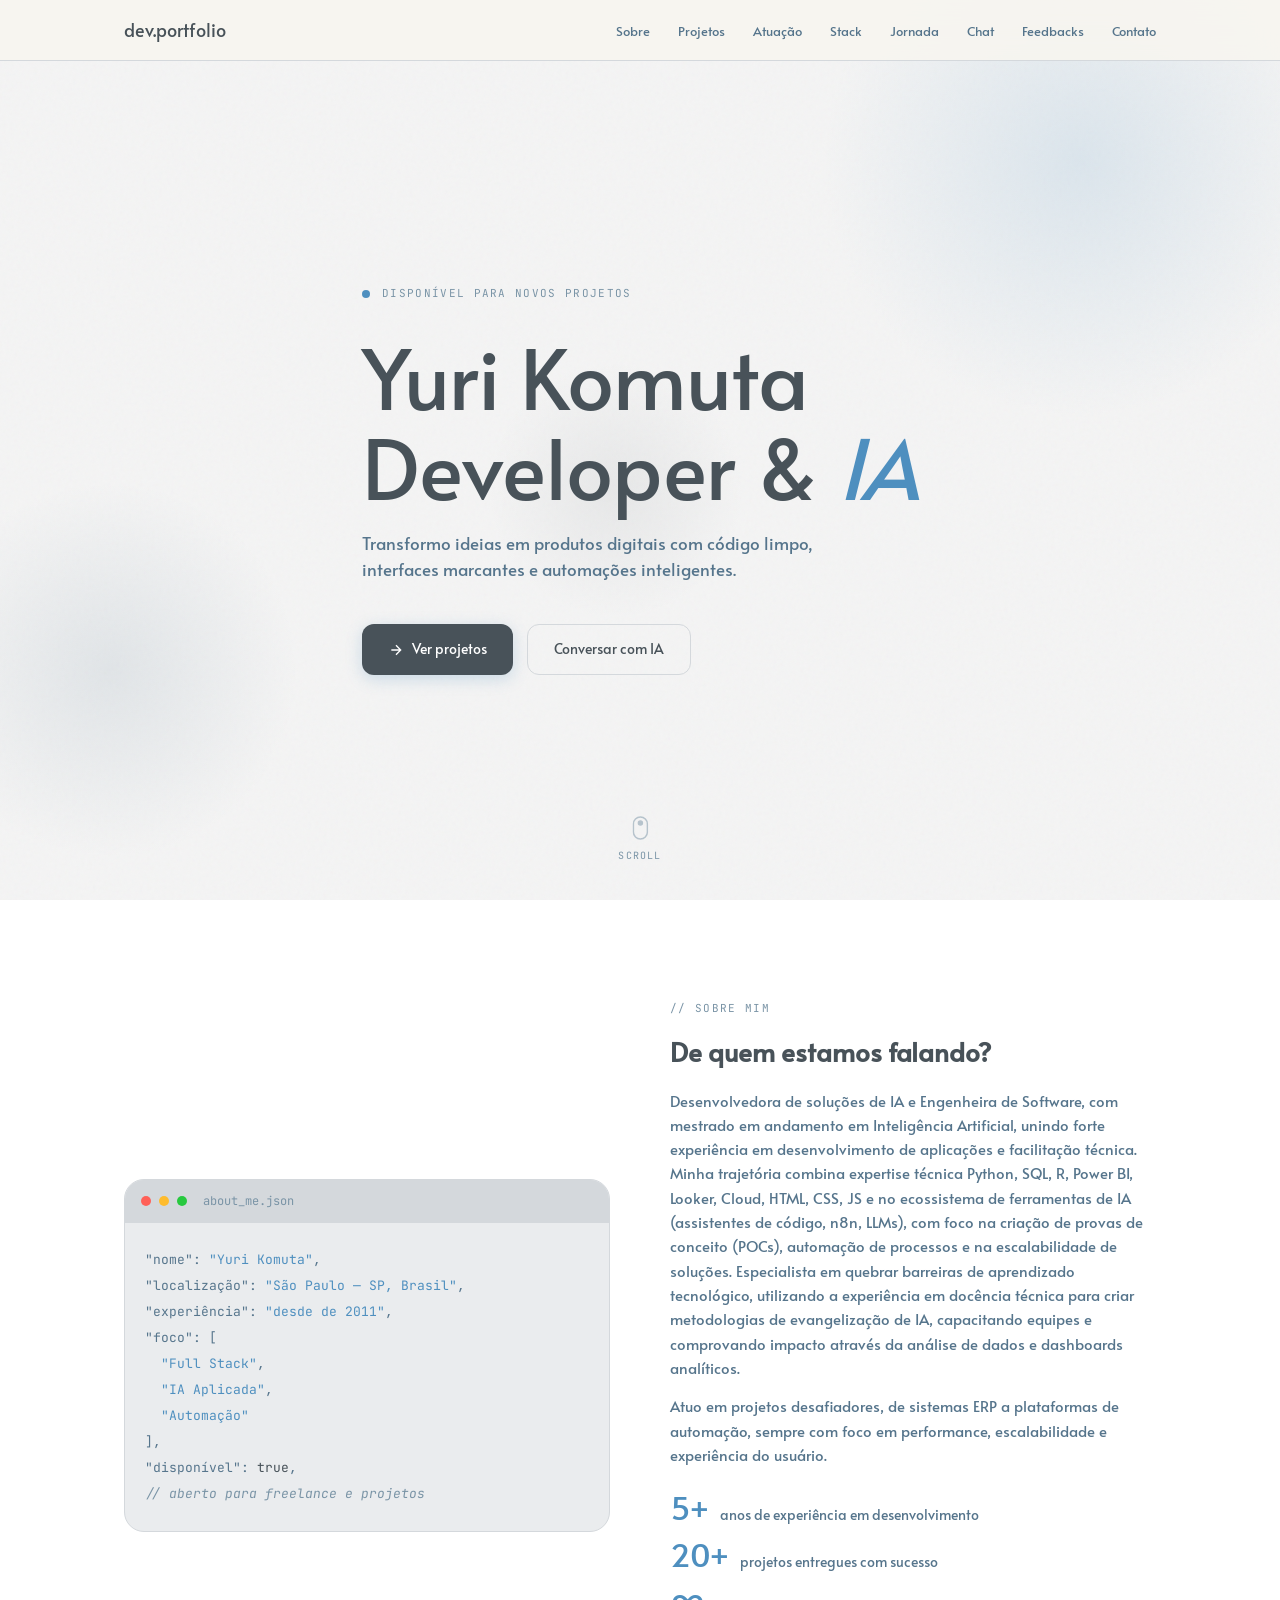
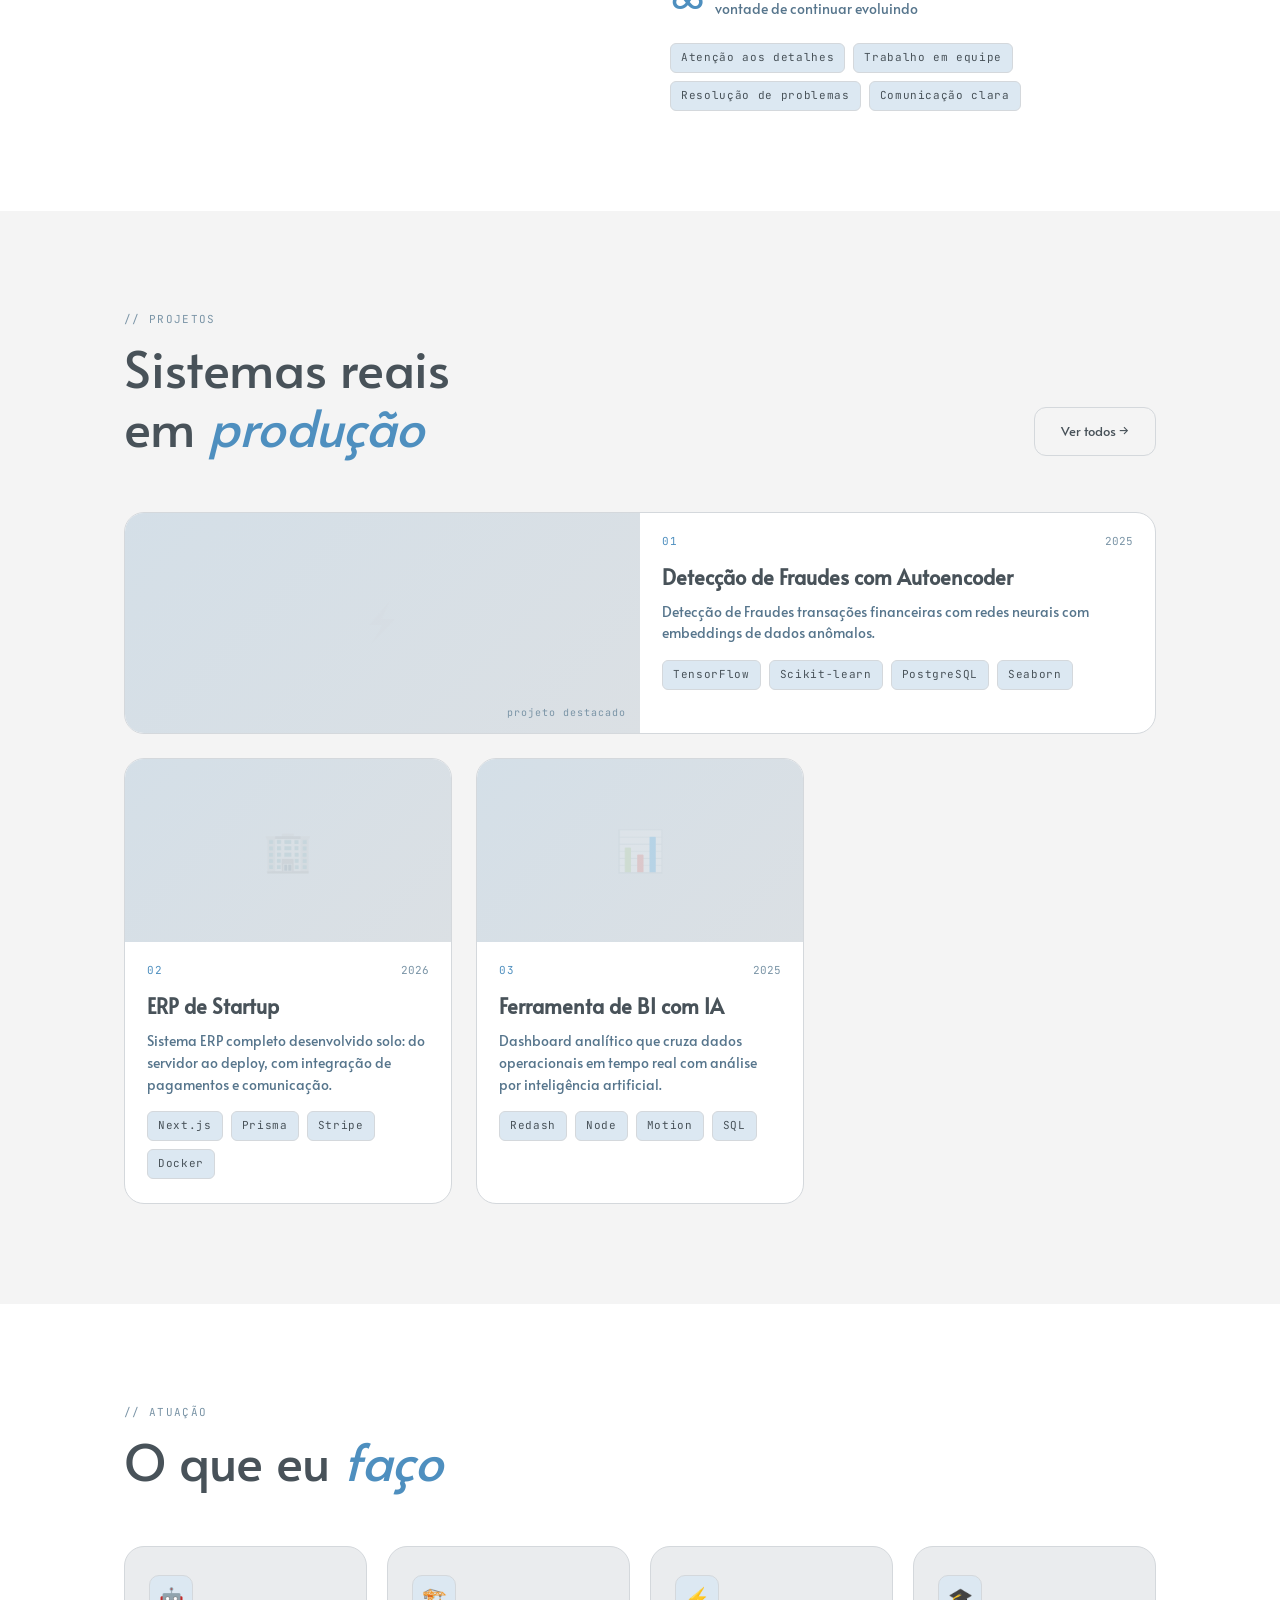
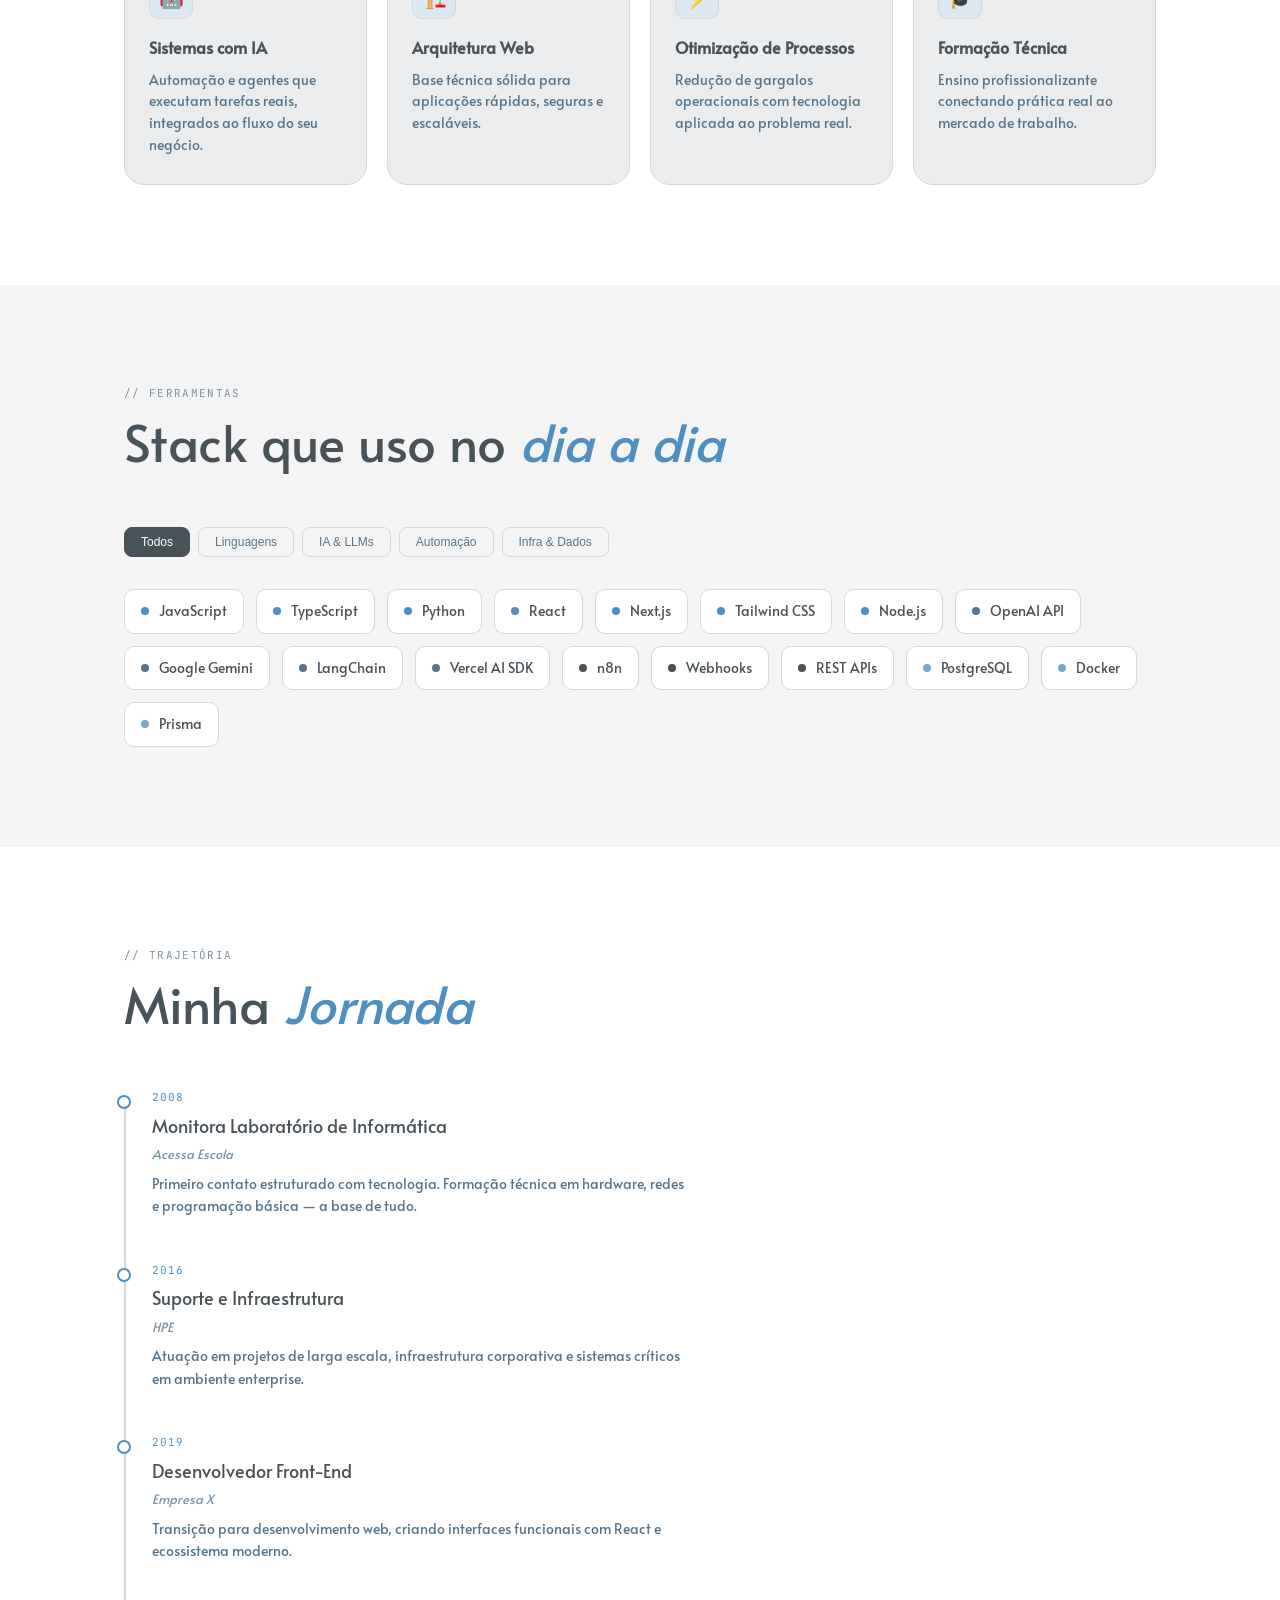
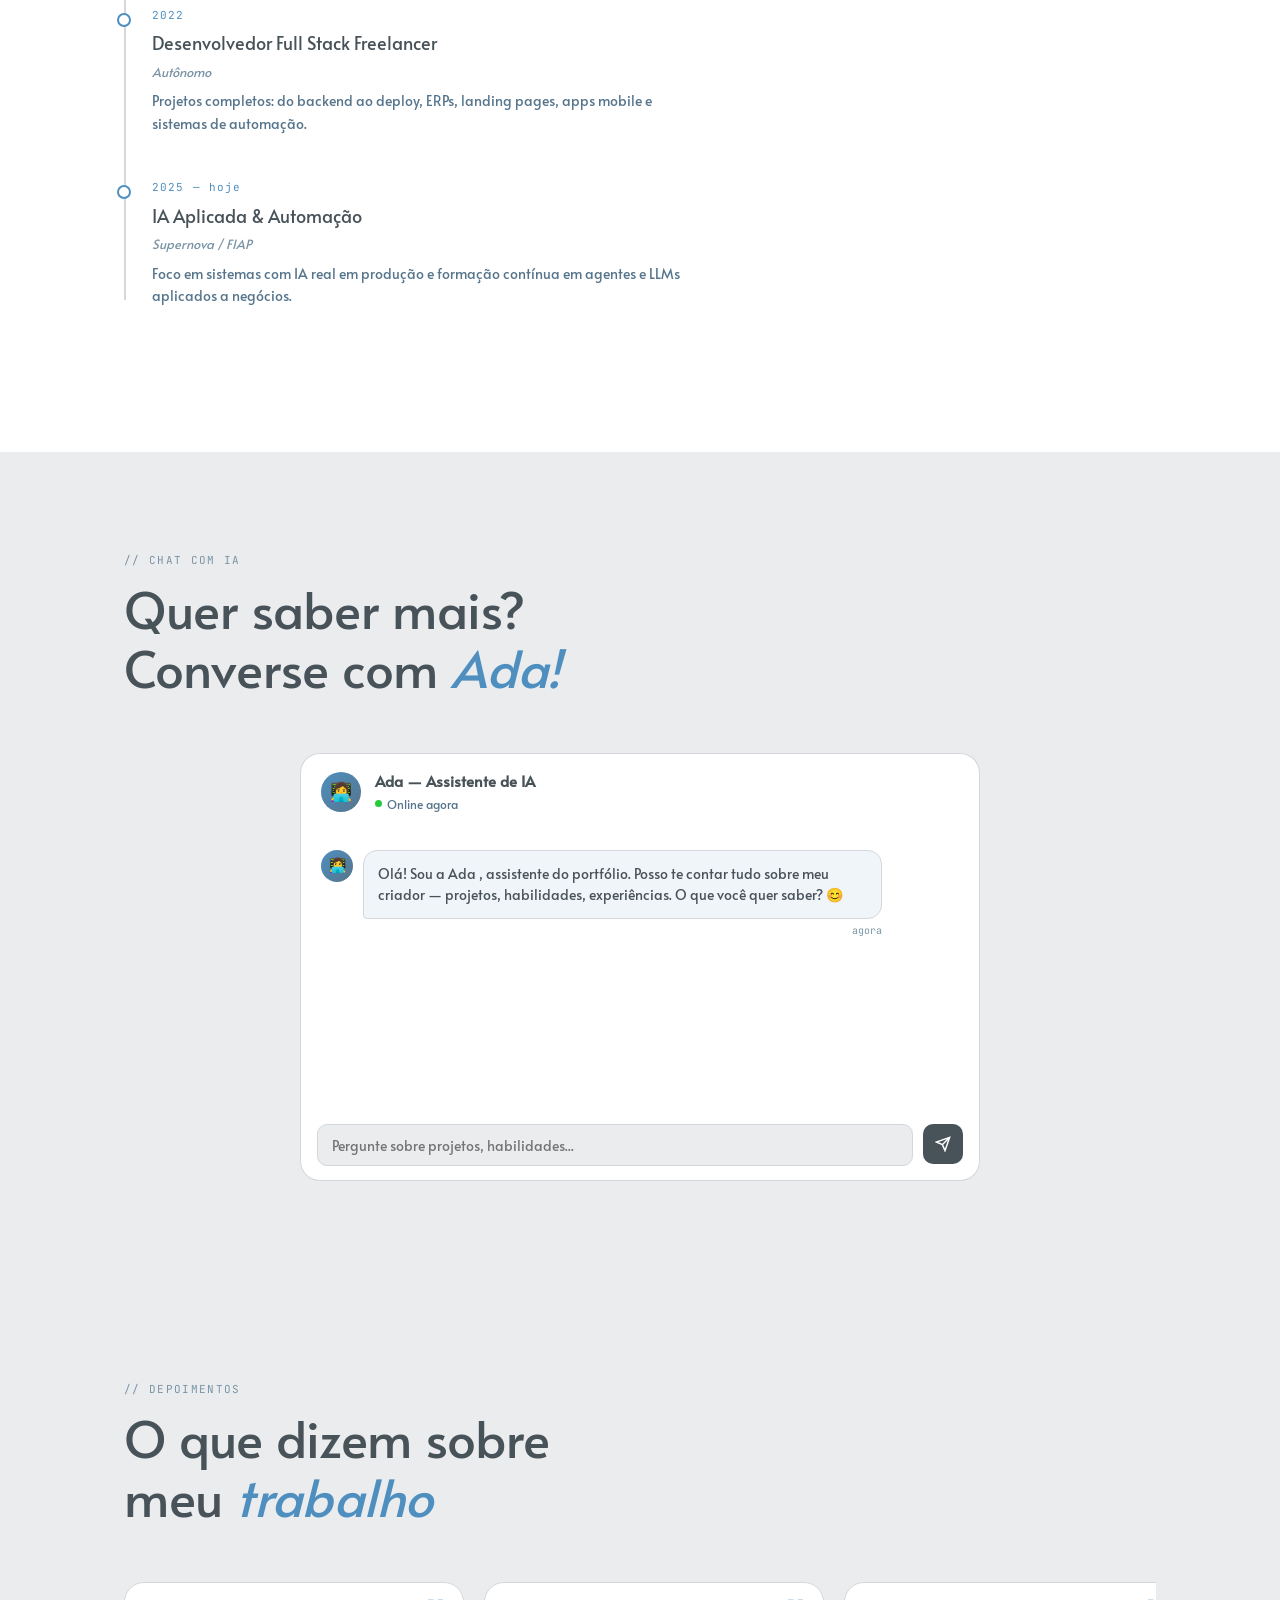
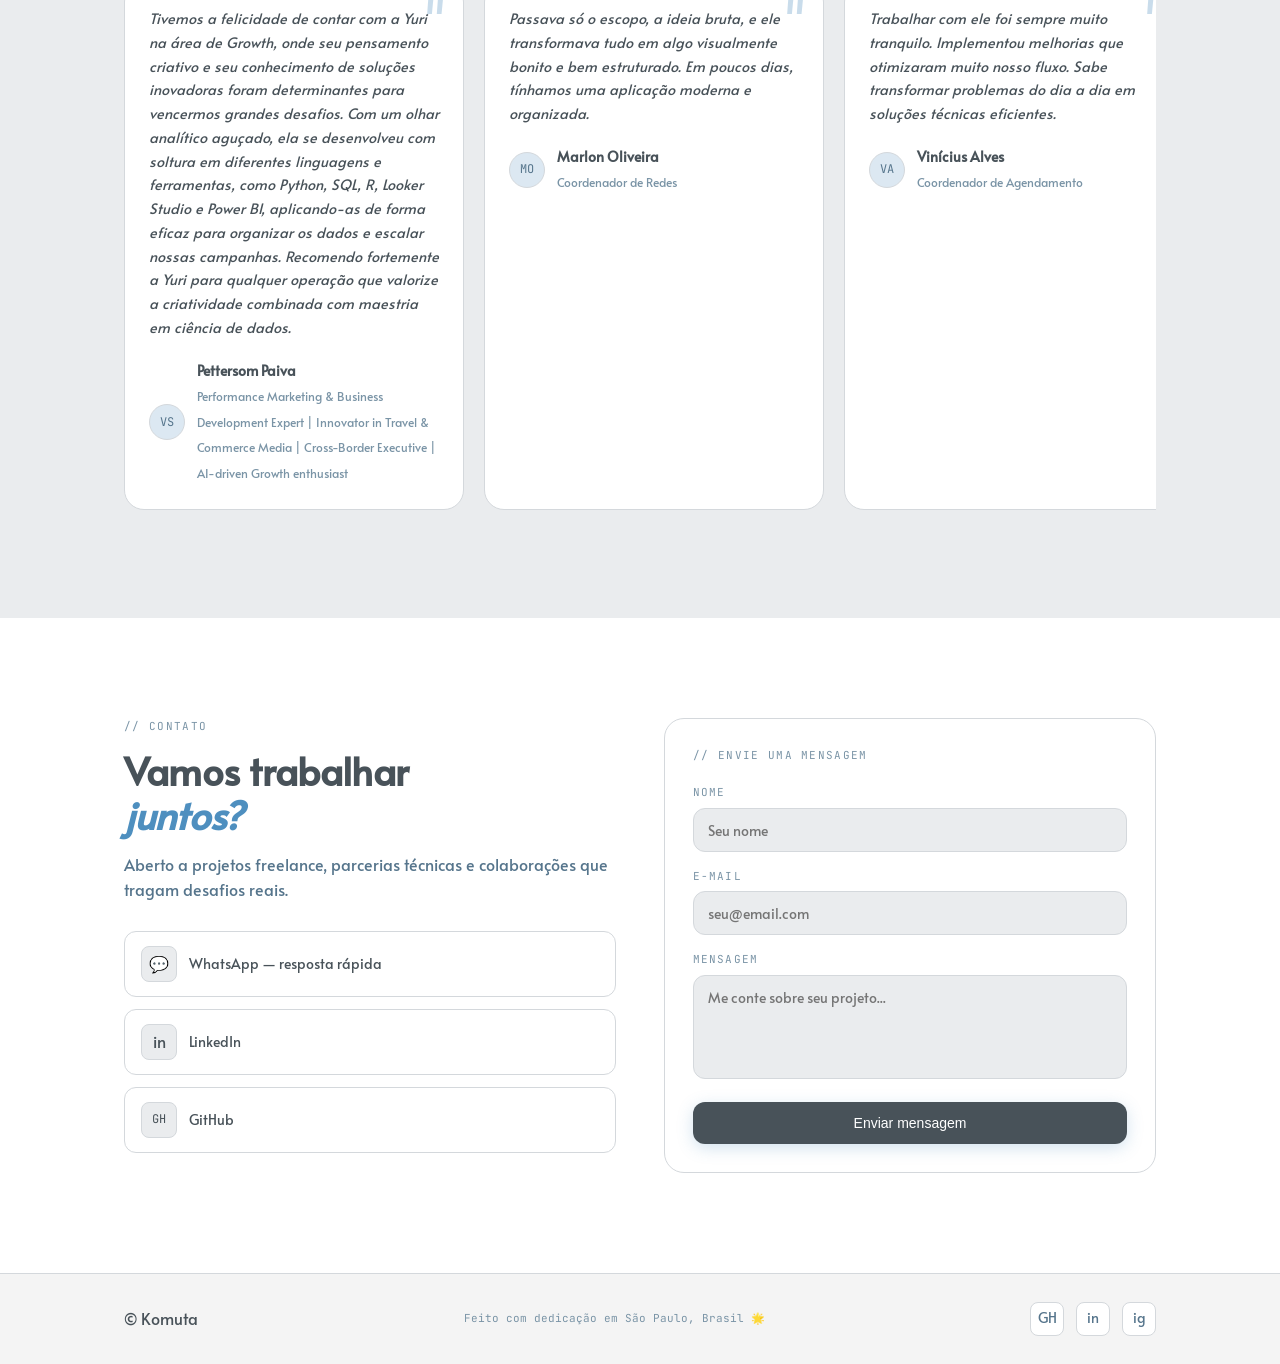
<file: index.html.html>
<!DOCTYPE html>
<html lang="pt-BR">
<head>
  <meta charset="UTF-8" />
  <meta name="viewport" content="width=device-width, initial-scale=1.0"/>
  <title>Yuri Komuta — Portfolio</title>
  <link rel="stylesheet" href="style.css">
  <link rel="preconnect" href="https://fonts.googleapis.com"/>
  <link rel="preconnect" href="https://fonts.gstatic.com" crossorigin/>
  <link href="https://fonts.googleapis.com/css2?family=Alata&family=JetBrains+Mono:wght@400;500&display=swap" rel="stylesheet"/>
</head>
<body>

<!-- ═══ NAV ═══════════════════════════════════════════════════════ -->
<nav>
  <div class="nav-inner">
    <a href="#hero" class="nav-logo">dev.portfolio</a>
    <ul class="nav-links">
      <li><a href="#about">Sobre</a></li>
      <li><a href="#projects">Projetos</a></li>
      <li><a href="#atuacao">Atuação</a></li>
      <li><a href="#stack">Stack</a></li>
      <li><a href="#jornada">Jornada</a></li>
      <li><a href="#chat">Chat</a></li>
      <li><a href="#feedbacks">Feedbacks</a></li>
      <li><a href="#contact">Contato</a></li>
    </ul>
  </div>
</nav>

<!-- ═══ HERO ═══════════════════════════════════════════════════════ -->
<section id="hero">
  <div class="hero-bg-circle c1"></div>
  <div class="hero-bg-circle c2"></div>
  <div class="hero-bg-circle c3"></div>
  <div class="container">
    <div class="hero-content">
      <div class="hero-eyebrow">
        <div class="dot"></div>
        <span class="label">Disponível para novos projetos</span>
      </div>
      <h1 class="hero-h1">
        Yuri Komuta<br>
        Developer &amp; <em>IA</em>
      </h1>
      <p class="hero-sub">
        Transformo ideias em produtos digitais com código limpo,
        interfaces marcantes e automações inteligentes.
      </p>
      <div class="btn-group">
        <a href="#projects" class="btn btn-primary">
          <svg width="16" height="16" fill="none" stroke="currentColor" stroke-width="2" viewBox="0 0 24 24"><path d="M5 12h14M12 5l7 7-7 7"/></svg>
          Ver projetos
        </a>
        <a href="#chat" class="btn btn-outline">
          Conversar com IA
        </a>
      </div>
    </div>
  </div>
  <div class="hero-scroll">
    <svg width="16" height="24" viewBox="0 0 16 24" fill="none" stroke="currentColor" stroke-width="1.5">
      <rect x="1" y="1" width="14" height="22" rx="7"/>
      <circle cx="8" cy="7" r="2" fill="currentColor"/>
    </svg>
    scroll
  </div>
</section>

<!-- ═══ SOBRE ═══════════════════════════════════════════════════════ -->
<section id="about" class="section">
  <div class="container">
    <div class="about-grid reveal">
      <div class="about-file">
        <div class="file-titlebar">
          <div class="file-dot fd-red"></div>
          <div class="file-dot fd-yellow"></div>
          <div class="file-dot fd-green"></div>
          <span style="margin-left:8px">about_me.json</span>
        </div>
        <div class="file-body">
          <div class="file-line"><span class="key">"nome"</span>: <span class="str">"Yuri Komuta"</span>,</div>
          <div class="file-line"><span class="key">"localização"</span>: <span class="str">"São Paulo — SP, Brasil"</span>,</div>
          <div class="file-line"><span class="key">"experiência"</span>: <span class="str">"desde de 2011"</span>,</div>
          <div class="file-line"><span class="key">"foco"</span>: [</div>
          <div class="file-line" style="padding-left:16px"><span class="str">"Full Stack"</span>,</div>
          <div class="file-line" style="padding-left:16px"><span class="str">"IA Aplicada"</span>,</div>
          <div class="file-line" style="padding-left:16px"><span class="str">"Automação"</span></div>
          <div class="file-line">],</div>
          <div class="file-line"><span class="key">"disponível"</span>: <span class="num">true</span>,</div>
          <div class="file-line"><span class="comment">// aberto para freelance e projetos</span></div>
        </div>
      </div>
      <div class="about-text">
        <div class="label" style="margin-bottom:14px">// sobre mim</div>
        <h3>De quem estamos falando?</h3>
        <p>
          Desenvolvedora de soluções de IA e Engenheira de Software, com mestrado em andamento em Inteligência Artificial, unindo forte experiência em desenvolvimento de aplicações e facilitação técnica. Minha trajetória combina expertise técnica Python, SQL, R, Power BI, Looker, Cloud, HTML, CSS, JS e no ecossistema de ferramentas de IA (assistentes de código, n8n, LLMs), com foco na criação de provas de conceito (POCs), automação de processos e na escalabilidade de soluções. Especialista em quebrar barreiras de aprendizado tecnológico, utilizando a experiência em docência técnica para criar metodologias de evangelização de IA, capacitando equipes e comprovando impacto através da análise de dados e dashboards analíticos.

</p>
        <p>
          Atuo em projetos desafiadores, de sistemas ERP a plataformas de
          automação, sempre com foco em performance, escalabilidade e
          experiência do usuário.
        </p>
        <div class="about-highlight">
          <div class="about-stat">
            <span class="num">5+</span>
            <span class="desc">anos de experiência em desenvolvimento</span>
          </div>
          <div class="about-stat">
            <span class="num">20+</span>
            <span class="desc">projetos entregues com sucesso</span>
          </div>
          <div class="about-stat">
            <span class="num">∞</span>
            <span class="desc">vontade de continuar evoluindo</span>
          </div>
        </div>
        <div class="pill-row" style="margin-top:24px">
          <span class="tag">Atenção aos detalhes</span>
          <span class="tag">Trabalho em equipe</span>
          <span class="tag">Resolução de problemas</span>
          <span class="tag">Comunicação clara</span>
        </div>
      </div>
    </div>
  </div>
</section>

<!-- ═══ PROJETOS ════════════════════════════════════════════════════ -->
<section id="projects" class="section">
  <div class="container">
    <div class="section-header reveal">
      <div>
        <div class="label" style="margin-bottom:10px">// projetos</div>
        <h2 class="section-title">Sistemas reais<br>em <em>produção</em></h2>
      </div>
      <a href="#" class="btn btn-outline" style="font-size:13px">Ver todos →</a>
    </div>

    <div class="projects-grid">
      <!-- Featured project -->
      <div class="project-card featured reveal">
        <div class="project-thumb">
          <div class="project-thumb-gradient"></div>
          <span style="font-size:3rem;opacity:.15;">⚡</span>
          <span class="thumb-label">projeto destacado</span>
        </div>
        <div class="project-body">
          <div class="project-meta">
            <span class="project-number">01</span>
            <span class="project-year">2025</span>
          </div>
          <h3 class="project-name">Detecção de Fraudes com Autoencoder</h3>
          <p class="project-desc">Detecção de Fraudes transações financeiras com redes neurais com embeddings de dados anômalos.</p>
          <div class="pill-row" style="margin-bottom:16px">
            <span class="tag">TensorFlow</span>
            <span class="tag">Scikit-learn</span>
            <span class="tag">PostgreSQL</span>
            <span class="tag">Seaborn</span>
          </div>
          <!--<div class="psr">
            <div class="psr-item">
              <div class="psr-badge p">P</div>
              <span class="psr-text">Centenas de mensagens enviadas manualmente, uma por uma, sem personalização.</span>
            </div>
            <div class="psr-item">
              <div class="psr-badge s">S</div>
              <span class="psr-text">Plataforma online com processamento de planilhas, disparo em lotes e delay configurável.</span>
            </div>
            <div class="psr-item">
              <div class="psr-badge r">R</div>
              <span class="psr-text">Dezenas de horas economizadas a cada campanha, equipe livre para outras tarefas.</span>
            </div>
          </div>-->
        </div>
      </div>

      <!-- Cards menores -->
      <div class="project-card reveal">
        <div class="project-thumb">
          <div class="project-thumb-gradient"></div>
          <span style="font-size:2.5rem;opacity:.15;">🏢</span>
        </div>
        <div class="project-body">
          <div class="project-meta">
            <span class="project-number">02</span>
            <span class="project-year">2026</span>
          </div>
          <h3 class="project-name">ERP de Startup</h3>
          <p class="project-desc">Sistema ERP completo desenvolvido solo: do servidor ao deploy, com integração de pagamentos e comunicação.</p>
          <div class="pill-row">
            <span class="tag">Next.js</span>
            <span class="tag">Prisma</span>
            <span class="tag">Stripe</span>
            <span class="tag">Docker</span>
          </div>
        </div>
      </div>

      <div class="project-card reveal">
        <div class="project-thumb">
          <div class="project-thumb-gradient"></div>
          <span style="font-size:2.5rem;opacity:.15;">📊</span>
        </div>
        <div class="project-body">
          <div class="project-meta">
            <span class="project-number">03</span>
            <span class="project-year">2025</span>
          </div>
          <h3 class="project-name">Ferramenta de BI com IA</h3>
          <p class="project-desc">Dashboard analítico que cruza dados operacionais em tempo real com análise por inteligência artificial.</p>
          <div class="pill-row">
            <span class="tag">Redash</span>
            <span class="tag">Node</span>
            <span class="tag">Motion</span>
            <span class="tag">SQL</span>
          </div>
        </div>
      </div>
    </div>
  </div>
</section>

<!-- ═══ ATUAÇÃO ══════════════════════════════════════════════════════ -->
<section id="atuacao" class="section">
  <div class="container">
    <div class="section-header reveal">
      <div>
        <div class="label" style="margin-bottom:10px">// atuação</div>
        <h2 class="section-title">O que eu <em>faço</em></h2>
      </div>
    </div>
    <div class="atuacao-grid">
      <div class="atuacao-card reveal">
        <div class="atuacao-icon">🤖</div>
        <h3>Sistemas com IA</h3>
        <p>Automação e agentes que executam tarefas reais, integrados ao fluxo do seu negócio.</p>
      </div>
      <div class="atuacao-card reveal">
        <div class="atuacao-icon">🏗️</div>
        <h3>Arquitetura Web</h3>
        <p>Base técnica sólida para aplicações rápidas, seguras e escaláveis.</p>
      </div>
      <div class="atuacao-card reveal">
        <div class="atuacao-icon">⚡</div>
        <h3>Otimização de Processos</h3>
        <p>Redução de gargalos operacionais com tecnologia aplicada ao problema real.</p>
      </div>
      <div class="atuacao-card reveal">
        <div class="atuacao-icon">🎓</div>
        <h3>Formação Técnica</h3>
        <p>Ensino profissionalizante conectando prática real ao mercado de trabalho.</p>
      </div>
    </div>
  </div>
</section>

<!-- ═══ STACK ════════════════════════════════════════════════════════ -->
<section id="stack" class="section">
  <div class="container">
    <div class="section-header reveal">
      <div>
        <div class="label" style="margin-bottom:10px">// ferramentas</div>
        <h2 class="section-title">Stack que uso no <em>dia a dia</em></h2>
      </div>
    </div>
    <div class="stack-tabs reveal" id="stackTabs">
      <button class="stack-tab active" data-cat="all">Todos</button>
      <button class="stack-tab" data-cat="lang">Linguagens</button>
      <button class="stack-tab" data-cat="ai">IA &amp; LLMs</button>
      <button class="stack-tab" data-cat="auto">Automação</button>
      <button class="stack-tab" data-cat="infra">Infra &amp; Dados</button>
    </div>
    <div class="stack-grid reveal" id="stackGrid">
      <div class="stack-item si-lang" data-cat="lang"><div class="si-dot"></div>JavaScript</div>
      <div class="stack-item si-lang" data-cat="lang"><div class="si-dot"></div>TypeScript</div>
      <div class="stack-item si-lang" data-cat="lang"><div class="si-dot"></div>Python</div>
      <div class="stack-item si-lang" data-cat="lang"><div class="si-dot"></div>React</div>
      <div class="stack-item si-lang" data-cat="lang"><div class="si-dot"></div>Next.js</div>
      <div class="stack-item si-lang" data-cat="lang"><div class="si-dot"></div>Tailwind CSS</div>
      <div class="stack-item si-lang" data-cat="lang"><div class="si-dot"></div>Node.js</div>
      <div class="stack-item si-ai" data-cat="ai"><div class="si-dot"></div>OpenAI API</div>
      <div class="stack-item si-ai" data-cat="ai"><div class="si-dot"></div>Google Gemini</div>
      <div class="stack-item si-ai" data-cat="ai"><div class="si-dot"></div>LangChain</div>
      <div class="stack-item si-ai" data-cat="ai"><div class="si-dot"></div>Vercel AI SDK</div>
      <div class="stack-item si-auto" data-cat="auto"><div class="si-dot"></div>n8n</div>
      <div class="stack-item si-auto" data-cat="auto"><div class="si-dot"></div>Webhooks</div>
      <div class="stack-item si-auto" data-cat="auto"><div class="si-dot"></div>REST APIs</div>
      <div class="stack-item si-infra" data-cat="infra"><div class="si-dot"></div>PostgreSQL</div>
      <div class="stack-item si-infra" data-cat="infra"><div class="si-dot"></div>Docker</div>
      <div class="stack-item si-infra" data-cat="infra"><div class="si-dot"></div>Prisma</div>
    </div>
  </div>
</section>

<!-- ═══ JORNADA ══════════════════════════════════════════════════════ -->
<section id="jornada" class="section">
  <div class="container">
    <div class="section-header reveal">
      <div>
        <div class="label" style="margin-bottom:10px">// trajetória</div>
        <h2 class="section-title">Minha <em>Jornada</em></h2>
      </div>
    </div>
    <div class="timeline reveal">
      <div class="tl-item">
        <div class="tl-dot"></div>
        <div class="tl-year">2008</div>
        <div class="tl-title">Monitora Laboratório de Informática</div>
        <div class="tl-company">Acessa Escola</div>
        <div class="tl-desc">Primeiro contato estruturado com tecnologia. Formação técnica em hardware, redes e programação básica — a base de tudo.</div>
      </div>
      <div class="tl-item">
        <div class="tl-dot"></div>
        <div class="tl-year">2016</div>
        <div class="tl-title">Suporte e Infraestrutura</div>
        <div class="tl-company">HPE</div>
        <div class="tl-desc">Atuação em projetos de larga escala, infraestrutura corporativa e sistemas críticos em ambiente enterprise.</div>
      </div>
      <div class="tl-item">
        <div class="tl-dot"></div>
        <div class="tl-year">2019</div>
        <div class="tl-title">Desenvolvedor Front-End</div>
        <div class="tl-company">Empresa X</div>
        <div class="tl-desc">Transição para desenvolvimento web, criando interfaces funcionais com React e ecossistema moderno.</div>
      </div>
      <div class="tl-item">
        <div class="tl-dot"></div>
        <div class="tl-year">2022</div>
        <div class="tl-title">Desenvolvedor Full Stack Freelancer</div>
        <div class="tl-company">Autônomo</div>
        <div class="tl-desc">Projetos completos: do backend ao deploy, ERPs, landing pages, apps mobile e sistemas de automação.</div>
      </div>
      <div class="tl-item">
        <div class="tl-dot"></div>
        <div class="tl-year">2025 — hoje</div>
        <div class="tl-title">IA Aplicada &amp; Automação</div>
        <div class="tl-company">Supernova / FIAP</div>
        <div class="tl-desc">Foco em sistemas com IA real em produção e formação contínua em agentes e LLMs aplicados a negócios.</div>
      </div>
    </div>
  </div>
</section>

<!-- ═══ CHAT ═════════════════════════════════════════════════════════ -->
<section id="chat" class="section" style="background:var(--surface2)">
  <div class="container">
    <div class="section-header reveal">
      <div>
        <div class="label" style="margin-bottom:10px">// chat com IA</div>
        <h2 class="section-title">Quer saber mais?<br>Converse com <em>Ada!</em></h2>
      </div>
    </div>
    <div class="chat-wrapper reveal">
      <div class="chat-header">
        <div class="chat-avatar">👩‍💻</div>
        <div class="chat-bot-info">
          <strong>Ada  — Assistente de IA</strong>
          <span>Online agora</span>
        </div>
      </div>
      <div class="chat-body" id="chatBody">
        <div class="msg ai">
          <div class="msg-avatar">👩‍💻</div>
          <div>
            <div class="msg-bubble">Olá! Sou a Ada , assistente do portfólio. Posso te contar tudo sobre meu criador — projetos, habilidades, experiências. O que você quer saber? 😊</div>
            <div class="msg-time">agora</div>
          </div>
        </div>
      </div>
      <div class="chat-input-row">
        <input class="chat-input" id="chatInput" type="text" placeholder="Pergunte sobre projetos, habilidades..."/>
        <button class="chat-send" id="chatSendBtn" title="Enviar">
          <svg width="16" height="16" fill="none" stroke="currentColor" stroke-width="2.2" viewBox="0 0 24 24"><path d="M22 2L11 13M22 2L15 22 11 13 2 9l20-7z"/></svg>
        </button>
      </div>
    </div>
  </div>
</section>

<!-- ═══ FEEDBACKS ════════════════════════════════════════════════════ -->
<section id="feedbacks" class="section">
  <div class="container">
    <div class="section-header reveal">
      <div>
        <div class="label" style="margin-bottom:10px">// depoimentos</div>
        <h2 class="section-title">O que dizem sobre<br>meu <em>trabalho</em></h2>
      </div>
    </div>
    <div class="feedbacks-scroll reveal">
      <div class="feedback-card">
        <div class="feedback-quote">"</div>
        <p class="feedback-text">Tivemos a felicidade de contar com a Yuri na área de Growth, onde seu pensamento criativo e seu conhecimento de soluções inovadoras foram determinantes para vencermos grandes desafios. Com um olhar analítico aguçado, ela se desenvolveu com soltura em diferentes linguagens e ferramentas, como Python, SQL, R, Looker Studio e Power BI, aplicando-as de forma eficaz para organizar os dados e escalar nossas campanhas. Recomendo fortemente a Yuri para qualquer operação que valorize a criatividade combinada com maestria em ciência de dados.</p>
        <div class="feedback-author">
          <div class="feedback-initials">VS</div>
          <div>
            <strong>Pettersom Paiva</strong>
            <span>Performance Marketing & Business Development Expert | Innovator in Travel & Commerce Media | Cross-Border Executive | AI-driven Growth enthusiast</span>
          </div>
        </div>
      </div>
      <div class="feedback-card">
        <div class="feedback-quote">"</div>
        <p class="feedback-text">Passava só o escopo, a ideia bruta, e ele transformava tudo em algo visualmente bonito e bem estruturado. Em poucos dias, tínhamos uma aplicação moderna e organizada.</p>
        <div class="feedback-author">
          <div class="feedback-initials">MO</div>
          <div>
            <strong>Marlon Oliveira</strong>
            <span>Coordenador de Redes</span>
          </div>
        </div>
      </div>
      <div class="feedback-card">
        <div class="feedback-quote">"</div>
        <p class="feedback-text">Trabalhar com ele foi sempre muito tranquilo. Implementou melhorias que otimizaram muito nosso fluxo. Sabe transformar problemas do dia a dia em soluções técnicas eficientes.</p>
        <div class="feedback-author">
          <div class="feedback-initials">VA</div>
          <div>
            <strong>Vinícius Alves</strong>
            <span>Coordenador de Agendamento</span>
          </div>
        </div>
      </div>
      <div class="feedback-card">
        <div class="feedback-quote">"</div>
        <p class="feedback-text">Sua dedicação e criatividade farão toda a diferença. Continue explorando e desenvolvendo suas habilidades — o céu é o limite! 🚀</p>
        <div class="feedback-author">
          <div class="feedback-initials">MG</div>
          <div>
            <strong>Marcio Guimarães</strong>
            <span>ex-Coordenador Athon Telecom</span>
          </div>
        </div>
      </div>
      <div class="feedback-card">
        <div class="feedback-quote">"</div>
        <p class="feedback-text">Cara, ele é bom, ele é bom... já pensou em trabalhar comigo? (e detalhe: ele já está trabalhando comigo!)</p>
        <div class="feedback-author">
          <div class="feedback-initials">OC</div>
          <div>
            <strong>Oseias Cruz</strong>
            <span>CEO — Athon Networks</span>
          </div>
        </div>
      </div>
    </div>
  </div>
</section>

<!-- ═══ CONTATO ══════════════════════════════════════════════════════ -->
<section id="contact" class="section" style="background:var(--surface)">
  <div class="container">
    <div class="contact-grid">
      <div class="contact-left reveal">
        <div class="label" style="margin-bottom:14px">// contato</div>
        <h2>Vamos trabalhar<br><em>juntos?</em></h2>
        <p>Aberto a projetos freelance, parcerias técnicas e colaborações que tragam desafios reais.</p>
        <div class="contact-links">
          <a href="https://wa.me/5511932270180" class="contact-link">
            <div class="contact-link-icon">💬</div>
            WhatsApp — resposta rápida
          </a>
          <a href="https://linkedin.com" class="contact-link">
            <div class="contact-link-icon">in</div>
            LinkedIn
          </a>
          <a href="https://github.com/yurikomuta" class="contact-link">
            <div class="contact-link-icon" style="font-family:var(--mono);font-size:12px;">GH</div>
            GitHub
          </a>
        </div>
      </div>
      <div class="contact-form reveal">
        <div class="label" style="margin-bottom:20px">// envie uma mensagem</div>
        <div class="form-field">
          <label>Nome</label>
          <input type="text" placeholder="Seu nome"/>
        </div>
        <div class="form-field">
          <label>E-mail</label>
          <input type="email" placeholder="seu@email.com"/>
        </div>
        <div class="form-field">
          <label>Mensagem</label>
          <textarea rows="4" placeholder="Me conte sobre seu projeto..."></textarea>
        </div>
        <button class="btn btn-primary" style="width:100%;justify-content:center">
          Enviar mensagem
        </button>
      </div>
    </div>
  </div>
</section>

<!-- ═══ FOOTER ═══════════════════════════════════════════════════════ -->
<footer>
  <div class="container">
    <div class="footer-inner">
      <span class="footer-name">© Komuta</span>
      <span class="footer-copy">Feito com dedicação em São Paulo, Brasil 🌟</span>
      <div class="footer-socials">
        <a href="https://github.com/yurikomuta" class="footer-social" title="GitHub">GH</a>
        <a href="#" class="footer-social" title="LinkedIn">in</a>
        <a href="#" class="footer-social" title="Instagram">ig</a>
      </div>
    </div>
  </div>
</footer>

<script src="script.js"></script>
</body>
</html>
</file>
<file: style.css>
/* ─── TOKENS ─────────────────────────────────────────────── */
    :root {
      --bg:        #f4f4f4;
      --surface:   #FFFFFF;
      --surface2:  #eaecee;
      --border:    #d4d8dc;
      --ink:       #485259;
      --ink2:      #56758C;
      --ink3:      #7a94a6;
      --accent:    #4E8FBF;
      --accent2:   #56758C;
      --accent3:   #485259;
      --tag-bg:    #dce8f2;
      --tag-ink:   #485259;
      --chat-user: #dce8f2;
      --chat-ai:   #f0f5f9;
      --radius:    12px;
      --radius-lg: 20px;
      --shadow:    0 2px 16px rgba(72,82,89,.08);
      --shadow-md: 0 8px 32px rgba(78,143,191,.14);
      --mono:      'JetBrains Mono', monospace;
      --serif:     'Alata', sans-serif;
      --sans:      'Alata', sans-serif;
    }

    *, *::before, *::after { box-sizing: border-box; margin: 0; padding: 0; }

    html { scroll-behavior: smooth; }

    body {
      font-family: var(--sans);
      background: var(--bg);
      color: var(--ink);
      line-height: 1.6;
      overflow-x: hidden;
    }

    /* ─── SCROLLBAR ──────────────────────────────────────────── */
    ::-webkit-scrollbar { width: 6px; }
    ::-webkit-scrollbar-track { background: var(--bg); }
    ::-webkit-scrollbar-thumb { background: var(--border); border-radius: 99px; }

    /* ─── UTILITY ────────────────────────────────────────────── */
    .container { max-width: 1080px; margin: 0 auto; padding: 0 24px; }
    .label {
      font-family: var(--mono);
      font-size: 11px;
      letter-spacing: .12em;
      text-transform: uppercase;
      color: var(--ink3);
    }
    .section { padding: 100px 0; }
    .section-title {
      font-family: var(--serif);
      font-size: clamp(2rem, 5vw, 3.2rem);
      font-weight: 400;
      line-height: 1.15;
      color: var(--ink);
    }
    .section-title em {
      font-style: italic;
      color: var(--accent);
    }
    .section-header {
      display: flex;
      align-items: flex-end;
      justify-content: space-between;
      gap: 24px;
      margin-bottom: 56px;
      flex-wrap: wrap;
    }
    .tag {
      display: inline-flex;
      align-items: center;
      gap: 6px;
      background: var(--tag-bg);
      color: var(--tag-ink);
      font-family: var(--mono);
      font-size: 11px;
      letter-spacing: .06em;
      padding: 5px 10px;
      border-radius: 6px;
      border: 1px solid var(--border);
      transition: background .2s, color .2s, transform .15s;
      cursor: default;
    }
    .tag:hover {
      background: var(--accent);
      color: #fff;
      border-color: var(--accent);
      transform: translateY(-1px);
    }
    .tag.accent { background: var(--accent); color: #fff; border-color: var(--accent); }
    .tag.blue   { background: var(--accent2); color: #fff; border-color: var(--accent2); }
    .pill-row a{ color:  var(--ink2); text-decoration: none; }
    .pill-row { display: flex; flex-wrap: wrap; gap: 8px; }
   

    /* ─── NAV ────────────────────────────────────────────────── */
    nav {
      position: fixed; top: 0; left: 0; right: 0; z-index: 100;
      background: rgba(247,245,240,.88);
      backdrop-filter: blur(14px);
      border-bottom: 1px solid var(--border);
    }
    .nav-inner {
      display: flex; align-items: center; justify-content: space-between;
      height: 60px; max-width: 1080px; margin: 0 auto; padding: 0 24px;
    }
    .nav-logo {
      font-family: var(--serif);
      font-size: 1.1rem;
      color: var(--ink);
      text-decoration: none;
    }
    .nav-links {
      display: flex; gap: 28px; list-style: none;
    }
    .nav-links a {
      font-size: 13px; color: var(--ink2); text-decoration: none;
      transition: color .2s;
    }
    .nav-links a:hover { color: var(--accent); }

    /* ─── HERO ───────────────────────────────────────────────── */
    #hero {
      min-height: 100vh;
      display: flex; align-items: center;
      padding-top: 60px;
      position: relative;
      overflow: hidden;
    }
    /* Animated grain overlay */
    #hero::before {
      content: '';
      position: absolute; inset: 0;
      background-image: url("data:image/svg+xml,%3Csvg viewBox='0 0 256 256' xmlns='http://www.w3.org/2000/svg'%3E%3Cfilter id='noise'%3E%3CfeTurbulence type='fractalNoise' baseFrequency='0.9' numOctaves='4' stitchTiles='stitch'/%3E%3C/filter%3E%3Crect width='100%25' height='100%25' filter='url(%23noise)' opacity='0.03'/%3E%3C/svg%3E");
      pointer-events: none; z-index: 0;
    }
    .hero-bg-circle {
      position: absolute;
      border-radius: 50%;
      pointer-events: none;
    }
    .hero-bg-circle.c1 {
      width: 520px; height: 520px;
      background: radial-gradient(circle, rgba(78,143,191,.15) 0%, transparent 70%);
      top: -100px; right: -60px;
      animation: float 8s ease-in-out infinite;
    }
    .hero-bg-circle.c2 {
      width: 380px; height: 380px;
      background: radial-gradient(circle, rgba(86,117,140,.12) 0%, transparent 70%);
      bottom: 40px; left: -80px;
      animation: float 11s ease-in-out infinite reverse;
    }
    .hero-bg-circle.c3 {
      width: 260px; height: 260px;
      background: radial-gradient(circle, rgba(72,82,89,.08) 0%, transparent 70%);
      top: 40%; left: 38%;
      animation: float 13s ease-in-out infinite;
    }
    @keyframes float {
      0%, 100% { transform: translateY(0) scale(1); }
      50%       { transform: translateY(-28px) scale(1.04); }
    }
    .hero-content { position: relative; z-index: 1; max-width: 680px; }
    .hero-eyebrow {
      display: flex; align-items: center; gap: 12px;
      margin-bottom: 28px;
    }
    .hero-eyebrow .dot {
      width: 8px; height: 8px; border-radius: 50%;
      background: var(--accent);
      animation: pulse 2s ease-in-out infinite;
    }
    @keyframes pulse {
      0%, 100% { box-shadow: 0 0 0 0 rgba(78,143,191,.5); }
      50%       { box-shadow: 0 0 0 8px rgba(78,143,191,0); }
    }
    .hero-h1 {
      font-family: var(--serif);
      font-size: clamp(2.8rem, 7vw, 5.2rem);
      font-weight: 400;
      line-height: 1.08;
      color: var(--ink);
      margin-bottom: 20px;
    }
    .hero-h1 em { font-style: italic; color: var(--accent); }
    .hero-sub {
      font-size: 1.05rem; color: var(--ink2);
      max-width: 500px; margin-bottom: 40px;
    }
    .btn-group { display: flex; gap: 14px; flex-wrap: wrap; }
    .btn {
      display: inline-flex; align-items: center; gap: 8px;
      padding: 13px 26px;
      border-radius: var(--radius);
      font-size: 14px; font-weight: 500;
      text-decoration: none;
      transition: transform .18s, box-shadow .18s, background .18s;
      cursor: pointer; border: none;
    }
    .btn-primary {
      background: var(--ink); color: #fff;
      box-shadow: 0 4px 16px rgba(78,143,191,.25);
    }
    .btn-primary:hover { transform: translateY(-2px); box-shadow: 0 8px 24px rgba(78,143,191,.32); }
    .btn-outline {
      background: transparent; color: var(--ink);
      border: 1.5px solid var(--border);
    }
    .btn-outline:hover { border-color: var(--accent); color: var(--accent); transform: translateY(-2px); }
    .hero-scroll {
      position: absolute; bottom: 36px; left: 50%; transform: translateX(-50%);
      display: flex; flex-direction: column; align-items: center; gap: 8px;
      color: var(--ink3); font-family: var(--mono); font-size: 10px;
      letter-spacing: .12em; text-transform: uppercase;
      animation: bounce 2.5s ease-in-out infinite;
      z-index: 1;
    }
    .hero-scroll svg { opacity: .5; }
    @keyframes bounce {
      0%, 100% { transform: translateX(-50%) translateY(0); }
      50%       { transform: translateX(-50%) translateY(8px); }
    }

    /* ─── ABOUT ──────────────────────────────────────────────── */
    #about { background: var(--surface); }
    .about-grid {
      display: grid; grid-template-columns: 1fr 1fr;
      gap: 60px; align-items: center;
    }
    .about-file {
      background: var(--surface2);
      border: 1px solid var(--border);
      border-radius: var(--radius-lg);
      overflow: hidden;
    }
    .file-titlebar {
      display: flex; align-items: center; gap: 8px;
      padding: 12px 16px;
      background: var(--border);
      font-family: var(--mono); font-size: 12px;
      color: var(--ink3);
    }
    .file-dot { width: 10px; height: 10px; border-radius: 50%; }
    .fd-red   { background: #FF6058; }
    .fd-yellow{ background: #FEBC2E; }
    .fd-green { background: #27C93F; }
    .file-body { padding: 24px 20px; }
    .file-line {
      font-family: var(--mono); font-size: 13px;
      color: var(--ink2); line-height: 2;
    }
    .file-line .key  { color: var(--accent2); }
    .file-line .val  { color: var(--ink); }
    .file-line .str  { color: var(--accent); }
    .file-line .num  { color: var(--accent3); }
    .file-line .comment { color: var(--ink3); font-style: italic; }

    .about-text h3 {
      font-family: var(--serif); font-size: 1.6rem;
      margin-bottom: 16px; color: var(--ink);
    }
    .about-text p {
      color: var(--ink2); margin-bottom: 14px; font-size: .95rem;
    }
    .about-highlight {
      margin-top: 24px; display: flex; flex-direction: column; gap: 12px;
    }
    .about-stat {
      display: flex; align-items: baseline; gap: 10px;
    }
    .about-stat .num {
      font-family: var(--serif); font-size: 2rem;
      color: var(--accent); line-height: 1;
    }
    .about-stat .desc {
      font-size: .85rem; color: var(--ink2);
    }

    /* ─── PROJECTS ───────────────────────────────────────────── */
    #projects { }
    .projects-grid {
      display: grid;
      grid-template-columns: repeat(auto-fit, minmax(300px, 1fr));
      gap: 24px;
    }
    .project-card {
      background: var(--surface);
      border: 1px solid var(--border);
      border-radius: var(--radius-lg);
      overflow: hidden;
      transition: transform .22s, box-shadow .22s;
      cursor: pointer;
    }
    .project-card:hover {
      transform: translateY(-6px);
      box-shadow: var(--shadow-md);
    }
    .project-card.featured {
      grid-column: 1 / -1;
      display: grid; grid-template-columns: 1fr 1fr;
    }
    .project-thumb {
      aspect-ratio: 16/9;
      background: var(--surface2);
      display: flex; align-items: center; justify-content: center;
      font-family: var(--mono); font-size: 2rem; color: var(--border);
      overflow: hidden; position: relative;
    }
    .project-card.featured .project-thumb {
      aspect-ratio: auto; min-height: 220px;
    }
    .project-thumb .thumb-label {
      position: absolute; bottom: 12px; right: 14px;
      font-size: 10px; letter-spacing: .1em;
      color: var(--ink3); font-family: var(--mono);
    }
    .project-thumb-gradient {
      position: absolute; inset: 0;
      background: linear-gradient(135deg, rgba(78,143,191,.14), rgba(86,117,140,.10));
    }

    .project-thumb img{
      width: 100%;
    }
    .project-body { padding: 20px 22px 24px; }
    .project-meta {
      display: flex; align-items: center; justify-content: space-between;
      margin-bottom: 10px;
    }
    .project-number {
      font-family: var(--mono); font-size: 11px;
      color: var(--accent); letter-spacing: .08em;
    }
    .project-year {
      font-family: var(--mono); font-size: 11px; color: var(--ink3);
    }
    .project-name {
      font-family: var(--serif); font-size: 1.25rem;
      margin-bottom: 8px; color: var(--ink);
    }
    .project-desc {
      font-size: .88rem; color: var(--ink2); margin-bottom: 16px;
      line-height: 1.55;
    }

    /* PSR cards (Problema / Solução / Resultado) */
    .psr { display: flex; flex-direction: column; gap: 8px; margin-top: 14px; }
    .psr-item {
      display: flex; gap: 10px; align-items: flex-start;
    }
    .psr-badge {
      flex-shrink: 0;
      width: 22px; height: 22px;
      border-radius: 6px;
      display: flex; align-items: center; justify-content: center;
      font-family: var(--mono); font-size: 10px; font-weight: 500;
    }
    .psr-badge.p { background: rgba(78,143,191,.12);  color: var(--accent); }
    .psr-badge.s { background: rgba(86,117,140,.12);  color: var(--accent2); }
    .psr-badge.r { background: rgba(72,82,89,.10);    color: var(--ink); }
    .psr-text { font-size: .82rem; color: var(--ink2); }

    /* ─── ATUAÇÃO ─────────────────────────────────────────────── */
    #atuacao { background: var(--surface); }
    .atuacao-grid {
      display: grid;
      grid-template-columns: repeat(auto-fit, minmax(230px, 1fr));
      gap: 20px;
    }
    .atuacao-card {
      background: var(--surface2);
      border: 1px solid var(--border);
      border-radius: var(--radius-lg);
      padding: 28px 24px;
      transition: transform .2s, box-shadow .2s;
      position: relative;
      overflow: hidden;
    }
    .atuacao-card::before {
      content: '';
      position: absolute; top: 0; left: 0; right: 0;
      height: 3px;
      background: var(--accent);
      transform: scaleX(0); transform-origin: left;
      transition: transform .3s ease;
    }
    .atuacao-card:hover::before { transform: scaleX(1); }
    .atuacao-card:hover { transform: translateY(-4px); box-shadow: var(--shadow-md); }
    .atuacao-icon {
      width: 44px; height: 44px;
      border-radius: 10px;
      background: var(--tag-bg);
      display: flex; align-items: center; justify-content: center;
      font-size: 20px; margin-bottom: 16px;
      border: 1px solid var(--border);
    }
    .atuacao-card h3 {
      font-size: 1rem; font-weight: 600; margin-bottom: 8px; color: var(--ink);
    }
    .atuacao-card p { font-size: .85rem; color: var(--ink2); }

    /* ─── FERRAMENTAS / STACK ─────────────────────────────────── */
    #stack { }
    .stack-tabs {
      display: flex; gap: 8px; flex-wrap: wrap;
      margin-bottom: 32px;
    }
    .stack-tab {
      padding: 7px 16px;
      border-radius: 8px;
      font-size: 12px; font-weight: 500;
      border: 1.5px solid var(--border);
      background: transparent;
      color: var(--ink2);
      cursor: pointer;
      transition: all .18s;
    }
    .stack-tab.active, .stack-tab:hover {
      background: var(--ink); color: #fff; border-color: var(--ink);
    }
    .stack-grid {
      display: flex; flex-wrap: wrap; gap: 12px;
    }
    .stack-item {
      display: flex; align-items: center; gap: 10px;
      background: var(--surface);
      border: 1.5px solid var(--border);
      border-radius: 10px;
      padding: 10px 16px;
      font-size: .88rem; font-weight: 500;
      color: var(--ink);
      transition: all .2s;
      cursor: default;
    }
    .stack-item:hover {
      border-color: var(--accent);
      background: rgba(78,143,191,.06);
      transform: translateY(-2px);
      box-shadow: 0 4px 16px rgba(78,143,191,.12);
    }
    .stack-item .si-dot {
      width: 8px; height: 8px; border-radius: 50%;
      flex-shrink: 0;
    }
    /* category colors */
    .si-lang .si-dot  { background: #4E8FBF; }
    .si-ai .si-dot    { background: #56758C; }
    .si-auto .si-dot  { background: #485259; }
    .si-infra .si-dot { background: #7aa8c4; }

    /* ─── JORNADA ─────────────────────────────────────────────── */
    #jornada { background: var(--surface); }
    .timeline { 
      position: relative;
      padding-left: 28px; 
    }

    .timeline::before {
      content: '';
      position: absolute; top: 8px; bottom: 8px; left: 0;
      width: 2px; background: var(--border);
    }
    .tl-item { position: relative; margin-bottom: 44px; }
    .tl-dot {
      position: absolute; left: -35px; top: 6px;
      width: 14px; height: 14px; border-radius: 50%;
      background: var(--surface);
      border: 2px solid var(--accent);
      transition: background .2s, transform .2s;
    }
    .tl-item:hover .tl-dot {
      background: var(--accent); transform: scale(1.25);
    }
    .tl-year {
      font-family: var(--mono); font-size: 11px;
      color: var(--accent); letter-spacing: .1em;
      margin-bottom: 4px;
    }
    .tl-title {
      font-family: var(--serif); font-size: 1.15rem;
      color: var(--ink); margin-bottom: 4px;
    }
    .tl-company {
      font-size: .8rem; color: var(--ink3); font-style: italic;
      margin-bottom: 8px;
    }
    .tl-desc { font-size: .88rem; color: var(--ink2); max-width: 540px; }

    /* ─── CHAT ────────────────────────────────────────────────── */
    #chat { }
    .chat-wrapper {
      max-width: 680px; margin: 0 auto;
    }
    .chat-header {
      display: flex; align-items: center; gap: 14px;
      background: var(--surface);
      border: 1px solid var(--border);
      border-bottom: none;
      border-radius: var(--radius-lg) var(--radius-lg) 0 0;
      padding: 16px 20px;
    }
    .chat-avatar {
      width: 40px; height: 40px; border-radius: 50%;
      background: linear-gradient(135deg, var(--accent), var(--accent2));
      display: flex; align-items: center; justify-content: center;
      font-size: 18px;
    }
    .chat-bot-info strong { font-size: .92rem; display: block; color: var(--ink); }
    .chat-bot-info span {
      font-size: .78rem; color: var(--accent2);
      display: flex; align-items: center; gap: 5px;
    }
    .chat-bot-info span::before {
      content: ''; width: 7px; height: 7px; border-radius: 50%;
      background: #27C93F; display: inline-block;
    }
    .chat-body {
      background: var(--surface);
      border: 1px solid var(--border);
      border-top: none; border-bottom: none;
      padding: 20px;
      display: flex; flex-direction: column; gap: 16px;
      min-height: 280px; max-height: 400px; overflow-y: auto;
    }
    .msg {
      display: flex; gap: 10px; max-width: 88%;
    }
    .msg.ai { align-self: flex-start; }
    .msg.user { align-self: flex-end; flex-direction: row-reverse; }
    .msg-avatar {
      flex-shrink: 0;
      width: 32px; height: 32px; border-radius: 50%;
      display: flex; align-items: center; justify-content: center;
      font-size: 14px;
    }
    .msg.ai .msg-avatar {
      background: linear-gradient(135deg, var(--accent), var(--accent2));
    }
    .msg.user .msg-avatar {
      background: var(--surface2); border: 1px solid var(--border);
    }
    .msg-bubble {
      padding: 12px 14px;
      border-radius: 14px;
      font-size: .88rem; line-height: 1.55; color: var(--ink);
    }
    .msg.ai .msg-bubble {
      background: var(--chat-ai);
      border: 1px solid var(--border);
      border-bottom-left-radius: 4px;
    }
    .msg.user .msg-bubble {
      background: var(--chat-user);
      border: 1px solid rgba(78,143,191,.2);
      border-bottom-right-radius: 4px;
    }
    .msg-time {
      font-family: var(--mono); font-size: 10px;
      color: var(--ink3); margin-top: 4px;
      text-align: right;
    }
    .chat-input-row {
      display: flex; gap: 10px;
      background: var(--surface);
      border: 1px solid var(--border);
      border-top: none;
      border-radius: 0 0 var(--radius-lg) var(--radius-lg);
      padding: 14px 16px;
    }
    .chat-input {
      flex: 1;
      background: var(--surface2);
      border: 1px solid var(--border);
      border-radius: 10px;
      padding: 10px 14px;
      font-family: var(--sans); font-size: .9rem;
      color: var(--ink); outline: none;
      transition: border-color .2s;
    }
    .chat-input:focus { border-color: var(--accent); }
    .chat-send {
      width: 40px; height: 40px;
      background: var(--ink); color: #fff;
      border: none; border-radius: 10px;
      display: flex; align-items: center; justify-content: center;
      cursor: pointer;
      transition: background .2s, transform .15s;
    }
    .chat-send:hover { background: var(--accent); transform: scale(1.05); }

    /* ─── FEEDBACKS ──────────────────────────────────────────── */
    #feedbacks { background: var(--surface2); }
    .feedbacks-scroll {
      display: flex; gap: 20px; overflow-x: auto;
      padding-bottom: 8px;
      scrollbar-width: thin;
    }
    .feedback-card {
      flex-shrink: 0;
      width: 340px;
      background: var(--surface);
      border: 1px solid var(--border);
      border-radius: var(--radius-lg);
      padding: 24px;
      position: relative;
    }
    .feedback-quote {
      font-size: 3rem; line-height: 1;
      color: var(--accent); opacity: .3;
      font-family: var(--serif);
      position: absolute; top: 14px; right: 18px;
    }
    .feedback-text {
      font-size: .9rem; color: var(--ink);
      line-height: 1.65; margin-bottom: 20px;
      font-style: italic;
    }
    .feedback-author {
      display: flex; align-items: center; gap: 12px;
    }
    .feedback-initials {
      width: 36px; height: 36px; border-radius: 50%;
      background: var(--tag-bg);
      border: 1px solid var(--border);
      display: flex; align-items: center; justify-content: center;
      font-family: var(--mono); font-size: 12px; color: var(--ink2);
      flex-shrink: 0;
    }
    .feedback-author strong { font-size: .88rem; display: block; }
    .feedback-author span  { font-size: .78rem; color: var(--ink3); }

    /* ─── CONTACT ────────────────────────────────────────────── */
    #contact { }
    .contact-grid {
      display: grid; grid-template-columns: 1fr 1fr;
      gap: 48px; align-items: start;
    }
    .contact-left h2 {
      font-family: var(--serif); font-size: 2.4rem;
      margin-bottom: 14px; line-height: 1.15;
    }
    .contact-left h2 em { font-style: italic; color: var(--accent); }
    .contact-left p { color: var(--ink2); margin-bottom: 28px; }
    .contact-links { display: flex; flex-direction: column; gap: 12px; }
    .contact-link {
      display: flex; align-items: center; gap: 12px;
      padding: 14px 16px;
      background: var(--surface); border: 1px solid var(--border);
      border-radius: var(--radius); text-decoration: none; color: var(--ink);
      font-size: .9rem; transition: all .2s;
    }
    .contact-link:hover {
      border-color: var(--accent); color: var(--accent);
      transform: translateX(4px);
    }
    .contact-link-icon {
      width: 36px; height: 36px; border-radius: 8px;
      background: var(--surface2); border: 1px solid var(--border);
      display: flex; align-items: center; justify-content: center;
      font-size: 16px; flex-shrink: 0;
    }
    .contact-form {
      background: var(--surface);
      border: 1px solid var(--border);
      border-radius: var(--radius-lg);
      padding: 28px;
    }
    .form-field { margin-bottom: 16px; }
    .form-field label {
      display: block;
      font-family: var(--mono); font-size: 11px;
      letter-spacing: .1em; text-transform: uppercase;
      color: var(--ink3); margin-bottom: 6px;
    }
    .form-field input, .form-field textarea {
      width: 100%;
      background: var(--surface2);
      border: 1.5px solid var(--border);
      border-radius: var(--radius);
      padding: 11px 14px;
      font-family: var(--sans); font-size: .9rem;
      color: var(--ink); outline: none;
      transition: border-color .2s;
      resize: none;
    }
    .form-field input:focus,
    .form-field textarea:focus { border-color: var(--accent); }

    /* ─── FOOTER ─────────────────────────────────────────────── */
    footer {
      border-top: 1px solid var(--border);
      padding: 28px 0;
    }
    .footer-inner {
      display: flex; align-items: center; justify-content: space-between;
      flex-wrap: wrap; gap: 12px;
    }
    .footer-name { font-family: var(--serif); font-size: 1rem; color: var(--ink); }
    .footer-copy  { font-family: var(--mono); font-size: 11px; color: var(--ink3); }
    .footer-socials { display: flex; gap: 12px; }
    .footer-social {
      width: 34px; height: 34px; border-radius: 8px;
      background: var(--surface); border: 1px solid var(--border);
      display: flex; align-items: center; justify-content: center;
      color: var(--ink2); font-size: 14px; text-decoration: none;
      transition: all .2s;
    }
    .footer-social:hover { background: var(--ink); color: #fff; border-color: var(--ink); }

    /* ─── ANIMATIONS ─────────────────────────────────────────── */
    .reveal {
      opacity: 0; transform: translateY(24px);
      transition: opacity .6s ease, transform .6s ease;
    }
    .reveal.visible { opacity: 1; transform: translateY(0); }

    /* ─── RESPONSIVE ─────────────────────────────────────────── */
    @media (max-width: 760px) {
      .about-grid, .contact-grid { grid-template-columns: 1fr; }
      .project-card.featured { grid-template-columns: 1fr; }
      .nav-links { display: none; }
    }
</file>
